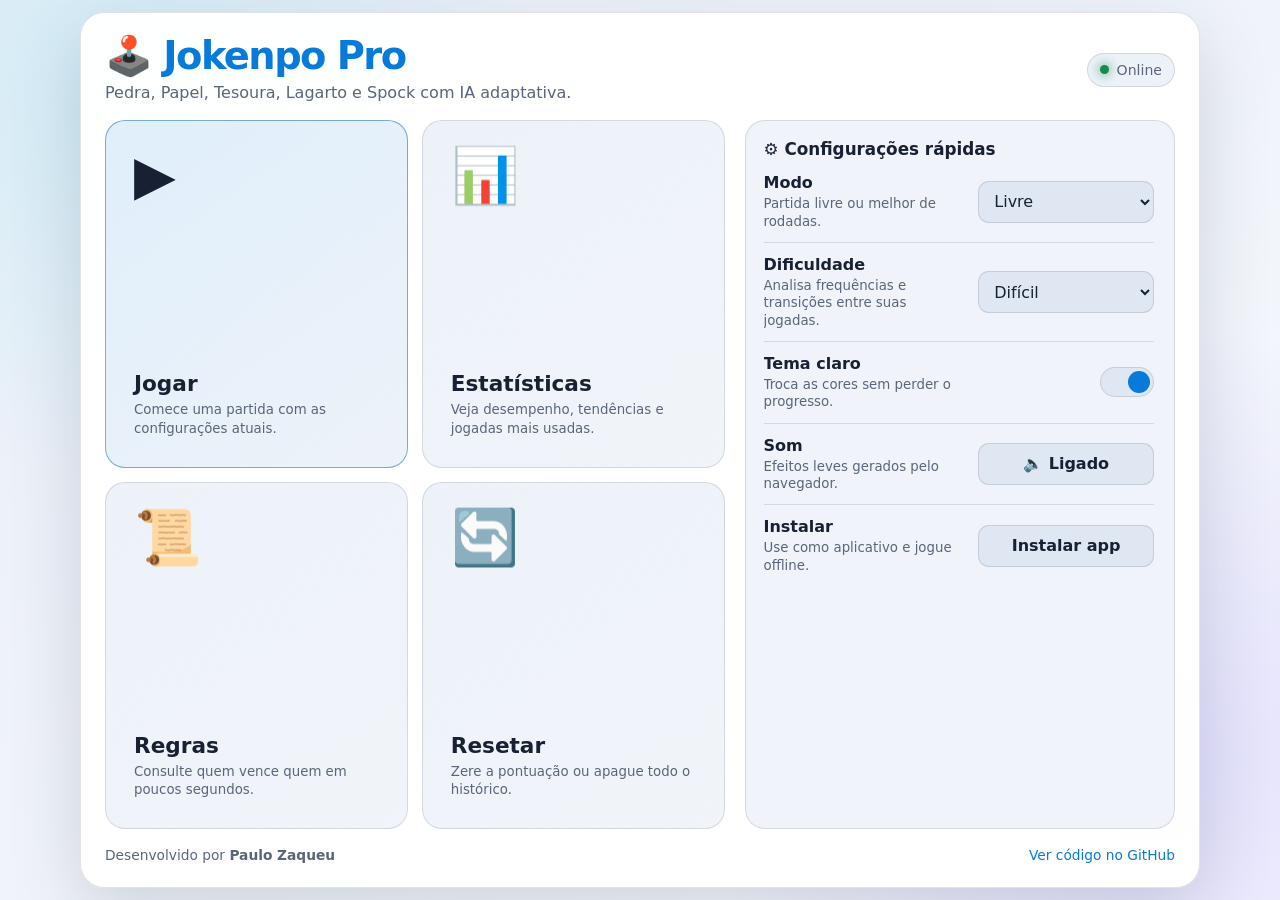
<file: index.html>
<!DOCTYPE html>
<html lang="pt-BR">
<head>
  <meta charset="UTF-8">
  <meta name="viewport" content="width=device-width, initial-scale=1">
  <meta name="theme-color" content="#111426">
  <meta name="description" content="Jokenpo Pro com inteligência adaptativa, estatísticas e funcionamento offline.">
  <title>Jokenpo Pro</title>
  <link rel="icon" href="./icon.svg" type="image/svg+xml">
  <link rel="manifest" href="./manifest.webmanifest">
  <meta http-equiv="refresh" content="0; url=./game.html">
  <script>
    const target = `./game.html${location.search}${location.hash}`;
    location.replace(target);
  </script>
</head>
<body>
  <p>Abrindo o <a href="./game.html">Jokenpo Pro</a>…</p>
</body>
</html>
</file>
<file: styles.css>
:root {
  color-scheme: dark;
  --bg-a: #0a0d1b;
  --bg-b: #171a35;
  --surface: rgba(25, 29, 57, 0.96);
  --surface-2: #24294f;
  --surface-3: #30365f;
  --text: #f7f8ff;
  --muted: #aeb5d6;
  --border: rgba(255, 255, 255, 0.12);
  --accent: #24d9f2;
  --accent-strong: #00a9c4;
  --accent-soft: rgba(36, 217, 242, 0.14);
  --win: #3ee58f;
  --lose: #ff6474;
  --draw: #f8c65a;
  --shadow: rgba(0, 0, 0, 0.38);
  --radius: 24px;
}

body.light {
  color-scheme: light;
  --bg-a: #e9eef7;
  --bg-b: #f7f9fd;
  --surface: rgba(255, 255, 255, 0.97);
  --surface-2: #edf2f9;
  --surface-3: #dfe7f3;
  --text: #182033;
  --muted: #59657a;
  --border: rgba(24, 32, 51, 0.13);
  --accent: #087ad9;
  --accent-strong: #005eaa;
  --accent-soft: rgba(8, 122, 217, 0.12);
  --win: #148a4e;
  --lose: #c83447;
  --draw: #9a6600;
  --shadow: rgba(44, 62, 90, 0.18);
}

*, *::before, *::after { box-sizing: border-box; }

html, body {
  width: 100%;
  height: 100%;
  margin: 0;
  overflow: hidden;
  overscroll-behavior: none;
  background: var(--bg-a);
}

body {
  min-height: 100dvh;
  padding: 12px;
  font-family: Inter, ui-sans-serif, system-ui, -apple-system, BlinkMacSystemFont, "Segoe UI", sans-serif;
  color: var(--text);
  background:
    radial-gradient(circle at 10% 10%, rgba(36, 217, 242, 0.12), transparent 28%),
    radial-gradient(circle at 90% 85%, rgba(114, 81, 255, 0.15), transparent 32%),
    linear-gradient(145deg, var(--bg-a), var(--bg-b));
  -webkit-font-smoothing: antialiased;
  touch-action: manipulation;
}

button, select, input { font: inherit; }
button, select { -webkit-tap-highlight-color: transparent; }
button { color: inherit; }

button:focus-visible, select:focus-visible, input:focus-visible, a:focus-visible {
  outline: 3px solid color-mix(in srgb, var(--accent) 65%, transparent);
  outline-offset: 3px;
}

.app-shell {
  position: relative;
  width: min(1120px, 100%);
  height: min(900px, calc(100dvh - 24px));
  margin: 0 auto;
  overflow: hidden;
  border: 1px solid var(--border);
  border-radius: var(--radius);
  background: var(--surface);
  box-shadow: 0 24px 70px var(--shadow);
  isolation: isolate;
}

.screen {
  position: absolute;
  inset: 0;
  display: grid;
  grid-template-rows: auto minmax(0, 1fr) auto;
  gap: 18px;
  padding: 24px;
  opacity: 0;
  visibility: hidden;
  pointer-events: none;
  transform: translateY(10px) scale(0.99);
  transition: opacity .22s ease, transform .22s ease, visibility 0s linear .22s;
  overflow: hidden;
}

.screen.active {
  opacity: 1;
  visibility: visible;
  pointer-events: auto;
  transform: none;
  transition-delay: 0s;
}

.brand-row, .game-topbar {
  display: flex;
  align-items: center;
  justify-content: space-between;
  gap: 16px;
  min-width: 0;
}

.brand h1 {
  margin: 0;
  color: var(--accent);
  font-size: clamp(1.7rem, 3vw, 2.6rem);
  line-height: 1;
  letter-spacing: -.04em;
}

.brand p { margin: 8px 0 0; color: var(--muted); }

.status-chip, .mode-chip {
  display: inline-flex;
  align-items: center;
  gap: 8px;
  min-height: 34px;
  padding: 7px 12px;
  border: 1px solid var(--border);
  border-radius: 999px;
  background: var(--surface-2);
  color: var(--muted);
  font-size: .88rem;
  white-space: nowrap;
}

.status-dot { width: 9px; height: 9px; border-radius: 50%; background: var(--win); box-shadow: 0 0 12px var(--win); }
.status-dot.offline { background: var(--draw); box-shadow: 0 0 12px var(--draw); }

.menu-layout {
  min-height: 0;
  display: grid;
  grid-template-columns: minmax(0, 1.18fr) minmax(300px, .82fr);
  gap: 20px;
  overflow: hidden;
}

.menu-actions {
  min-height: 0;
  display: grid;
  grid-template-columns: repeat(2, minmax(0, 1fr));
  grid-template-rows: repeat(2, minmax(0, 1fr));
  gap: 14px;
}

.menu-card {
  min-width: 0;
  border: 1px solid var(--border);
  border-radius: 20px;
  background: linear-gradient(145deg, var(--surface-2), color-mix(in srgb, var(--surface-2) 80%, transparent));
  display: flex;
  flex-direction: column;
  align-items: flex-start;
  justify-content: space-between;
  gap: 14px;
  padding: clamp(18px, 3vw, 28px);
  cursor: pointer;
  transition: transform .18s ease, border-color .18s ease, background .18s ease;
  text-align: left;
}

.menu-card:hover { transform: translateY(-3px); border-color: color-mix(in srgb, var(--accent) 55%, var(--border)); }
.menu-card.primary { background: linear-gradient(145deg, var(--accent-soft), var(--surface-2)); border-color: color-mix(in srgb, var(--accent) 45%, var(--border)); }
.menu-card .icon { font-size: clamp(2rem, 5vw, 3.4rem); line-height: 1; }
.menu-card > span:last-child, .menu-card strong, .menu-card small { display: block; }
.menu-card strong { font-size: clamp(1.05rem, 2vw, 1.35rem); }
.menu-card small { margin-top: 5px; color: var(--muted); line-height: 1.4; }

.settings-panel, .panel {
  min-height: 0;
  border: 1px solid var(--border);
  border-radius: 20px;
  background: color-mix(in srgb, var(--surface-2) 82%, transparent);
  padding: 18px;
}

.settings-panel { display: flex; flex-direction: column; overflow: hidden; }
.panel-title { margin: 0 0 14px; font-size: 1.05rem; }

.settings-list {
  min-height: 0;
  display: grid;
  gap: 12px;
  overflow: auto;
  overscroll-behavior: contain;
  scrollbar-width: thin;
  padding-right: 2px;
}

.setting-row {
  display: grid;
  grid-template-columns: 1fr minmax(118px, 45%);
  align-items: center;
  gap: 12px;
  padding-bottom: 12px;
  border-bottom: 1px solid var(--border);
}
.setting-row:last-child { border-bottom: 0; padding-bottom: 0; }
.setting-label strong { display: block; }
.setting-label small { display: block; margin-top: 3px; color: var(--muted); line-height: 1.3; }

select, .soft-button {
  width: 100%;
  min-height: 42px;
  border: 1px solid var(--border);
  border-radius: 11px;
  background: var(--surface-3);
  color: var(--text);
  padding: 9px 11px;
}

.soft-button { cursor: pointer; font-weight: 700; }
.soft-button:hover { border-color: var(--accent); }

.switch {
  justify-self: end;
  position: relative;
  width: 54px;
  height: 30px;
}
.switch input { position: absolute; opacity: 0; pointer-events: none; }
.switch span {
  position: absolute;
  inset: 0;
  border: 1px solid var(--border);
  border-radius: 999px;
  background: var(--surface-3);
  cursor: pointer;
  transition: .2s;
}
.switch span::after {
  content: "";
  position: absolute;
  width: 22px;
  height: 22px;
  left: 3px;
  top: 3px;
  border-radius: 50%;
  background: var(--accent);
  transition: transform .2s ease;
}
.switch input:checked + span::after { transform: translateX(24px); }

.menu-footer {
  display: flex;
  align-items: center;
  justify-content: space-between;
  gap: 12px;
  color: var(--muted);
  font-size: .86rem;
}
.menu-footer a { color: var(--accent); text-decoration: none; }

.back-button {
  min-height: 40px;
  padding: 8px 13px;
  border: 1px solid var(--border);
  border-radius: 11px;
  background: var(--surface-2);
  cursor: pointer;
  font-weight: 700;
}

.game-layout {
  min-height: 0;
  display: grid;
  grid-template-columns: minmax(0, 1.05fr) minmax(360px, .95fr);
  gap: 18px;
  overflow: hidden;
}

.arena-panel, .control-panel { min-height: 0; display: flex; flex-direction: column; gap: 14px; }

.scoreboard {
  display: grid;
  grid-template-columns: 1fr auto 1fr;
  align-items: center;
  gap: 12px;
  padding: 14px 18px;
  border: 1px solid var(--border);
  border-radius: 18px;
  background: var(--surface-2);
}
.score-box { text-align: center; }
.score-box span { display: block; color: var(--muted); font-size: .9rem; }
.score-value { margin-top: 2px; color: var(--text) !important; font-size: clamp(1.8rem, 4vw, 3rem) !important; font-weight: 850; line-height: 1; }
.score-divider { color: var(--muted); font-weight: 800; }
.round-dots { min-height: 14px; margin-top: 6px; color: var(--accent); letter-spacing: 3px; font-size: .72rem; }

.battle-zone {
  flex: 1;
  min-height: 0;
  display: flex;
  flex-direction: column;
  align-items: center;
  justify-content: center;
  gap: 14px;
  padding: 16px;
  border: 1px solid var(--border);
  border-radius: 20px;
  background: radial-gradient(circle at center, var(--accent-soft), transparent 62%), var(--surface-2);
  overflow: hidden;
}

.result-message { margin: 0; min-height: 30px; text-align: center; font-size: clamp(1.05rem, 2.2vw, 1.45rem); font-weight: 800; }
.result-message.win { color: var(--win); }
.result-message.lose { color: var(--lose); }
.result-message.draw { color: var(--draw); }

.duel {
  width: 100%;
  display: grid;
  grid-template-columns: 1fr auto 1fr;
  align-items: center;
  gap: 14px;
}

.choice-pod {
  min-width: 0;
  min-height: 160px;
  display: flex;
  flex-direction: column;
  align-items: center;
  justify-content: center;
  gap: 8px;
  border: 2px solid var(--border);
  border-radius: 20px;
  background: color-mix(in srgb, var(--surface) 75%, transparent);
  transition: border-color .2s, transform .2s, background .2s;
}
.choice-pod.win { border-color: var(--win); background: color-mix(in srgb, var(--win) 10%, var(--surface)); }
.choice-pod.lose { border-color: var(--lose); background: color-mix(in srgb, var(--lose) 9%, var(--surface)); }
.choice-pod.draw { border-color: var(--draw); }
.choice-emoji { font-size: clamp(3.4rem, 8vw, 6rem); line-height: 1; filter: drop-shadow(0 8px 15px var(--shadow)); }
.choice-pod small { color: var(--muted); }
.versus { color: var(--muted); font-weight: 900; text-transform: uppercase; }
.thinking .choice-emoji { animation: think .55s ease-in-out infinite alternate; }
@keyframes think { to { transform: rotate(8deg) scale(1.08); opacity: .65; } }

.difficulty-description {
  margin: 0;
  color: var(--muted);
  font-size: .88rem;
  line-height: 1.35;
}

.choices-panel { padding: 16px; }
.choice-buttons { display: grid; grid-template-columns: repeat(5, minmax(0, 1fr)); gap: 9px; }
.choice-button {
  aspect-ratio: 1;
  min-width: 0;
  border: 1px solid var(--border);
  border-radius: 16px;
  background: var(--surface-3);
  cursor: pointer;
  font-size: clamp(1.8rem, 4vw, 2.8rem);
  transition: transform .15s, border-color .15s, background .15s;
}
.choice-button:hover:not(:disabled) { transform: translateY(-3px); border-color: var(--accent); background: var(--accent-soft); }
.choice-button:active:not(:disabled) { transform: scale(.95); }
.choice-button:disabled { opacity: .45; cursor: wait; }

.history-panel { flex: 1; display: flex; flex-direction: column; min-height: 0; overflow: hidden; }
.history-list {
  min-height: 0;
  flex: 1;
  overflow: auto;
  overscroll-behavior: contain;
  scrollbar-width: thin;
  display: grid;
  align-content: start;
  gap: 7px;
  padding-right: 3px;
}
.history-empty { color: var(--muted); text-align: center; padding: 20px 8px; }
.history-item {
  display: grid;
  grid-template-columns: 1fr auto 1fr auto;
  gap: 8px;
  align-items: center;
  padding: 9px 10px;
  border: 1px solid var(--border);
  border-radius: 11px;
  background: var(--surface-2);
  font-size: .88rem;
}
.history-item .outcome { font-weight: 800; }
.history-item.player .outcome { color: var(--win); }
.history-item.computer .outcome { color: var(--lose); }
.history-item.draw .outcome { color: var(--draw); }

dialog {
  width: min(650px, calc(100vw - 28px));
  max-height: calc(100dvh - 28px);
  margin: auto;
  padding: 0;
  overflow: hidden;
  border: 1px solid var(--border);
  border-radius: 20px;
  color: var(--text);
  background: var(--surface);
  box-shadow: 0 28px 80px var(--shadow);
}
dialog::backdrop { background: rgba(4, 6, 16, .72); backdrop-filter: blur(4px); }
.dialog-inner { max-height: calc(100dvh - 30px); display: grid; grid-template-rows: auto minmax(0, 1fr) auto; }
.dialog-header { display: flex; align-items: center; justify-content: space-between; gap: 12px; padding: 18px 20px; border-bottom: 1px solid var(--border); }
.dialog-header h2 { margin: 0; color: var(--accent); font-size: 1.3rem; }
.dialog-body { overflow: auto; overscroll-behavior: contain; padding: 18px 20px; scrollbar-width: thin; }
.dialog-actions { display: flex; justify-content: flex-end; gap: 10px; padding: 14px 20px; border-top: 1px solid var(--border); }
.close-button { width: 38px; height: 38px; border: 0; border-radius: 50%; background: var(--surface-2); cursor: pointer; font-size: 1.4rem; }
.action-button { min-height: 42px; padding: 9px 15px; border: 1px solid var(--border); border-radius: 11px; background: var(--surface-2); cursor: pointer; font-weight: 800; }
.action-button.danger { background: color-mix(in srgb, var(--lose) 18%, var(--surface-2)); border-color: color-mix(in srgb, var(--lose) 55%, var(--border)); }
.action-button.primary { background: var(--accent); color: #061015; border-color: transparent; }

.rules { list-style: none; padding: 0; margin: 0; display: grid; gap: 10px; }
.rules li { padding: 12px; border: 1px solid var(--border); border-radius: 12px; background: var(--surface-2); }
.rules strong { color: var(--accent); }

.stats-summary { display: grid; grid-template-columns: repeat(4, minmax(0, 1fr)); gap: 10px; }
.stat-card { padding: 12px; border: 1px solid var(--border); border-radius: 13px; background: var(--surface-2); }
.stat-card span { color: var(--muted); font-size: .8rem; }
.stat-card strong { display: block; margin-top: 4px; font-size: 1.35rem; }
.stats-section { margin-top: 18px; }
.stats-section h3 { margin: 0 0 10px; font-size: 1rem; }
.bar-list { display: grid; gap: 9px; }
.bar-row { display: grid; grid-template-columns: 78px minmax(0, 1fr) 48px; align-items: center; gap: 9px; font-size: .88rem; }
.bar-track { height: 10px; overflow: hidden; border-radius: 999px; background: var(--surface-3); }
.bar-fill { height: 100%; border-radius: inherit; background: var(--accent); }
.insight-list { margin: 0; padding-left: 19px; color: var(--muted); }
.insight-list li + li { margin-top: 7px; }

.toast {
  position: fixed;
  top: max(16px, env(safe-area-inset-top));
  left: 50%;
  z-index: 50;
  max-width: calc(100vw - 30px);
  transform: translate(-50%, -18px);
  opacity: 0;
  pointer-events: none;
  padding: 11px 16px;
  border: 1px solid var(--border);
  border-radius: 12px;
  background: var(--surface);
  color: var(--text);
  box-shadow: 0 15px 40px var(--shadow);
  transition: .2s ease;
}
.toast.show { opacity: 1; transform: translate(-50%, 0); }

.confetti-piece { position: fixed; z-index: 60; width: 9px; height: 14px; pointer-events: none; animation: confetti-fall 1.15s ease-out forwards; }
@keyframes confetti-fall { to { transform: translate(var(--x), 105vh) rotate(var(--r)); opacity: 0; } }
@keyframes score-pop { 50% { transform: scale(1.25); color: var(--accent); } }
.score-pop { animation: score-pop .28s ease; }

.sr-only { position: absolute; width: 1px; height: 1px; padding: 0; margin: -1px; overflow: hidden; clip: rect(0,0,0,0); white-space: nowrap; border: 0; }

@media (max-width: 840px) {
  .menu-layout { grid-template-columns: 1fr; align-content: start; overflow: auto; overscroll-behavior: contain; scrollbar-width: thin; }
  .menu-actions { min-height: 330px; }
  .settings-panel { min-height: 300px; }
  .game-layout { display: block; overflow: auto; overscroll-behavior: contain; scrollbar-width: thin; padding-right: 2px; }
  .arena-panel, .control-panel { min-height: auto; }
  .control-panel { margin-top: 14px; }
  .battle-zone { flex: none; min-height: 300px; }
  .history-panel { min-height: 190px; }
}

@media (max-width: 640px) {
  body { padding: 0; }
  .app-shell { width: 100%; height: 100dvh; border: 0; border-radius: 0; }
  .screen { padding: max(14px, env(safe-area-inset-top)) 14px max(14px, env(safe-area-inset-bottom)); gap: 13px; }
  .brand-row { align-items: flex-start; }
  .brand p { font-size: .9rem; }
  .status-chip { padding: 6px 9px; font-size: .78rem; }
  .menu-actions { min-height: 300px; gap: 10px; }
  .menu-card { padding: 16px; border-radius: 16px; }
  .setting-row { grid-template-columns: 1fr minmax(105px, 43%); }
  .menu-footer { font-size: .78rem; }
  .game-topbar { gap: 8px; }
  .mode-chip { max-width: 55%; overflow: hidden; text-overflow: ellipsis; }
  .scoreboard { padding: 11px 14px; }
  .battle-zone { min-height: 265px; padding: 12px; }
  .choice-pod { min-height: 118px; }
  .choice-buttons { grid-template-columns: repeat(5, minmax(0, 1fr)); gap: 6px; }
  .choice-button { border-radius: 12px; font-size: clamp(1.65rem, 9vw, 2.35rem); }
  .choices-panel, .panel { padding: 13px; }
  .stats-summary { grid-template-columns: repeat(2, minmax(0, 1fr)); }
}

@media (max-width: 370px) {
  .menu-card small { display: none; }
  .menu-actions { min-height: 255px; }
  .brand p { display: none; }
  .duel { gap: 7px; }
  .choice-pod { min-height: 105px; }
  .choice-emoji { font-size: 3.1rem; }
  .history-item { grid-template-columns: 1fr auto 1fr; }
  .history-item .outcome { grid-column: 1 / -1; text-align: center; }
}

@media (max-height: 650px) and (min-width: 641px) {
  .screen { padding: 14px 18px; gap: 11px; }
  .brand p, .menu-card small, .difficulty-description { display: none; }
  .menu-card { padding: 15px 18px; gap: 6px; }
  .menu-card .icon { font-size: 2rem; }
  .settings-panel, .panel { padding: 12px; }
  .setting-row { padding-bottom: 8px; }
  .battle-zone { gap: 8px; padding: 10px; }
  .choice-pod { min-height: 105px; }
  .choice-emoji { font-size: 3.1rem; }
  .scoreboard { padding: 8px 14px; }
  .history-item { padding: 6px 8px; }
}

@media (max-width: 370px) and (max-height: 620px) {
  .menu-footer { display: none; }
}

@media (prefers-reduced-motion: reduce) {
  *, *::before, *::after { animation-duration: .01ms !important; animation-iteration-count: 1 !important; transition-duration: .01ms !important; scroll-behavior: auto !important; }
}
</file>
<file: mobile-settings.css>
.mobile-settings-card {
  display: none;
}

.mobile-settings-dialog {
  width: min(520px, calc(100vw - 24px));
}

.mobile-settings-dialog .settings-list {
  overflow: visible;
  padding-right: 0;
}

.mobile-settings-dialog .dialog-body {
  padding-bottom: 8px;
}

.mobile-settings-dialog .dialog-actions {
  align-items: center;
  justify-content: space-between;
  flex-wrap: wrap;
}

.mobile-credits {
  display: flex;
  flex-direction: column;
  gap: 3px;
  color: var(--muted);
  font-size: .82rem;
}

.mobile-credits a {
  color: var(--accent);
  text-decoration: none;
}

@keyframes mobile-card-enter {
  from { opacity: 0; transform: translateY(14px) scale(.98); }
  to { opacity: 1; transform: none; }
}

@keyframes mobile-sheet-enter {
  from { opacity: 0; transform: translateY(28px); }
  to { opacity: 1; transform: none; }
}

@media (max-width: 640px) {
  body {
    background:
      radial-gradient(circle at 12% 2%, rgba(36, 217, 242, .22), transparent 31%),
      radial-gradient(circle at 94% 22%, rgba(125, 91, 255, .24), transparent 35%),
      radial-gradient(circle at 50% 105%, rgba(36, 217, 242, .11), transparent 42%),
      linear-gradient(160deg, #070a18 0%, #111633 48%, #10172f 100%);
  }

  body.light {
    background:
      radial-gradient(circle at 12% 2%, rgba(8, 122, 217, .14), transparent 31%),
      radial-gradient(circle at 94% 22%, rgba(124, 94, 255, .13), transparent 35%),
      linear-gradient(160deg, #f8fbff 0%, #e9eff9 58%, #e2eaf7 100%);
  }

  .app-shell {
    background: transparent;
  }

  #menu-screen {
    grid-template-rows: auto minmax(0, 1fr);
    gap: 18px;
    padding: max(18px, env(safe-area-inset-top)) 18px max(18px, env(safe-area-inset-bottom));
    background:
      linear-gradient(rgba(255, 255, 255, .025) 1px, transparent 1px),
      linear-gradient(90deg, rgba(255, 255, 255, .025) 1px, transparent 1px);
    background-size: 28px 28px;
  }

  body.light #menu-screen {
    background:
      linear-gradient(rgba(18, 32, 51, .035) 1px, transparent 1px),
      linear-gradient(90deg, rgba(18, 32, 51, .035) 1px, transparent 1px);
    background-size: 28px 28px;
  }

  .brand-row {
    position: relative;
    z-index: 2;
    align-items: flex-start;
    gap: 12px;
    padding: 3px 2px 0;
  }

  .brand {
    min-width: 0;
  }

  .brand::before {
    content: "ARENA ESTRATÉGICA";
    display: inline-block;
    margin-bottom: 7px;
    color: color-mix(in srgb, var(--accent) 82%, white);
    font-size: .66rem;
    font-weight: 850;
    letter-spacing: .15em;
  }

  .brand h1 {
    width: fit-content;
    color: var(--text);
    font-size: clamp(2rem, 9.5vw, 2.75rem);
    line-height: .98;
    letter-spacing: -.055em;
    text-shadow: 0 8px 30px color-mix(in srgb, var(--accent) 26%, transparent);
  }

  .brand p {
    max-width: 280px;
    margin-top: 9px;
    color: color-mix(in srgb, var(--muted) 92%, white);
    font-size: .86rem;
    line-height: 1.35;
  }

  .status-chip {
    min-height: 32px;
    flex: 0 0 auto;
    padding: 6px 10px;
    border-color: color-mix(in srgb, var(--win) 26%, var(--border));
    background: color-mix(in srgb, var(--surface-2) 74%, transparent);
    box-shadow: inset 0 1px 0 rgba(255, 255, 255, .07), 0 10px 30px rgba(0, 0, 0, .14);
    backdrop-filter: blur(16px);
    color: var(--text);
    font-size: .75rem;
  }

  .status-dot {
    width: 8px;
    height: 8px;
  }

  .desktop-settings-panel {
    display: none;
  }

  .menu-layout {
    display: grid;
    align-content: center;
    min-height: 0;
    overflow: auto;
    overscroll-behavior: contain;
    padding: 2px 0 12px;
    scrollbar-width: none;
  }

  .menu-layout::-webkit-scrollbar {
    display: none;
  }

  .menu-layout::after {
    content: "5 jogadas  •  4 níveis  •  funciona offline";
    display: block;
    margin-top: 15px;
    color: color-mix(in srgb, var(--muted) 78%, transparent);
    font-size: .67rem;
    font-weight: 750;
    letter-spacing: .08em;
    text-align: center;
    text-transform: uppercase;
  }

  .menu-actions {
    min-height: 0;
    grid-template-columns: repeat(2, minmax(0, 1fr));
    grid-template-rows: none;
    grid-auto-rows: minmax(126px, auto);
    gap: 11px;
  }

  .menu-card {
    --card-accent: var(--accent);
    position: relative;
    isolation: isolate;
    min-height: 126px;
    overflow: hidden;
    justify-content: space-between;
    gap: 12px;
    padding: 15px;
    border: 1px solid color-mix(in srgb, var(--card-accent) 18%, var(--border));
    border-radius: 22px;
    background:
      linear-gradient(150deg, color-mix(in srgb, var(--card-accent) 8%, var(--surface-2)), color-mix(in srgb, var(--surface-2) 82%, transparent));
    box-shadow:
      inset 0 1px 0 rgba(255, 255, 255, .07),
      0 14px 34px rgba(2, 5, 16, .18);
    backdrop-filter: blur(14px);
    animation: mobile-card-enter .36s both;
  }

  .menu-card:nth-child(2) { animation-delay: .04s; }
  .menu-card:nth-child(3) { animation-delay: .08s; }
  .menu-card:nth-child(4) { animation-delay: .12s; }
  .menu-card:nth-child(5) { animation-delay: .16s; }

  .menu-card::before {
    content: "";
    position: absolute;
    z-index: -1;
    width: 130px;
    height: 130px;
    top: -76px;
    right: -62px;
    border-radius: 50%;
    background: color-mix(in srgb, var(--card-accent) 27%, transparent);
    filter: blur(2px);
    opacity: .58;
  }

  .menu-card:active {
    transform: scale(.975);
  }

  .menu-card .icon {
    width: 47px;
    height: 47px;
    display: grid;
    place-items: center;
    flex: 0 0 auto;
    border: 1px solid color-mix(in srgb, var(--card-accent) 28%, var(--border));
    border-radius: 16px;
    background: color-mix(in srgb, var(--card-accent) 15%, var(--surface-3));
    box-shadow: 0 10px 24px color-mix(in srgb, var(--card-accent) 15%, transparent);
    font-size: 1.7rem;
    line-height: 1;
  }

  .menu-card > span:last-child {
    width: 100%;
  }

  .menu-card strong {
    color: var(--text);
    font-size: 1rem;
    line-height: 1.15;
    letter-spacing: -.02em;
  }

  .menu-card small {
    display: -webkit-box;
    margin-top: 6px;
    overflow: hidden;
    color: var(--muted);
    font-size: .75rem;
    line-height: 1.35;
    -webkit-box-orient: vertical;
    -webkit-line-clamp: 2;
  }

  #play-button {
    --card-accent: #2ee5ff;
    grid-column: 1 / -1;
    min-height: 150px;
    display: grid;
    grid-template-columns: auto minmax(0, 1fr);
    align-items: center;
    justify-content: initial;
    gap: 16px;
    padding: 19px;
    border-color: color-mix(in srgb, var(--accent) 54%, var(--border));
    background:
      radial-gradient(circle at 86% 20%, rgba(125, 91, 255, .27), transparent 34%),
      linear-gradient(135deg, color-mix(in srgb, var(--accent) 22%, var(--surface-2)), color-mix(in srgb, #7251ff 16%, var(--surface-2)));
    box-shadow:
      inset 0 1px 0 rgba(255, 255, 255, .12),
      0 18px 42px color-mix(in srgb, var(--accent) 17%, rgba(0, 0, 0, .2));
  }

  #play-button::before {
    width: 190px;
    height: 190px;
    top: -112px;
    right: -45px;
    opacity: .82;
  }

  #play-button::after {
    content: "VS";
    position: absolute;
    z-index: -1;
    right: 11px;
    bottom: -23px;
    color: rgba(255, 255, 255, .065);
    font-size: 6.6rem;
    font-weight: 950;
    letter-spacing: -.12em;
    line-height: 1;
  }

  #play-button .icon {
    width: 62px;
    height: 62px;
    border-radius: 21px;
    background: linear-gradient(145deg, rgba(255, 255, 255, .2), color-mix(in srgb, var(--accent) 17%, transparent));
    font-size: 2.25rem;
  }

  #play-button strong {
    font-size: 1.48rem;
    letter-spacing: -.035em;
  }

  #play-button small {
    max-width: 210px;
    font-size: .84rem;
    -webkit-line-clamp: 2;
  }

  #stats-button { --card-accent: #8f7cff; }
  #rules-button { --card-accent: #f3b64d; }
  #reset-button { --card-accent: #ff7182; }
  #mobile-settings-button { --card-accent: #35d9ca; }

  .mobile-settings-card {
    display: flex;
    grid-column: auto;
    min-height: 126px;
    flex-direction: column;
    align-items: flex-start;
    justify-content: space-between;
    gap: 12px;
  }

  .mobile-settings-card .icon {
    font-size: 1.7rem;
  }

  .menu-footer {
    display: none;
  }

  .mobile-settings-dialog {
    width: 100%;
    max-width: none;
    max-height: min(86dvh, 760px);
    margin: auto 0 0;
    border-right: 0;
    border-bottom: 0;
    border-left: 0;
    border-radius: 28px 28px 0 0;
    background:
      radial-gradient(circle at 50% -30%, color-mix(in srgb, var(--accent) 20%, transparent), transparent 45%),
      var(--surface);
    animation: mobile-sheet-enter .25s ease-out both;
  }

  .mobile-settings-dialog::backdrop {
    background: rgba(2, 4, 14, .72);
    backdrop-filter: blur(8px);
  }

  .mobile-settings-dialog .dialog-inner {
    max-height: min(86dvh, 760px);
  }

  .mobile-settings-dialog .dialog-header {
    position: relative;
    padding: 27px 20px 15px;
  }

  .mobile-settings-dialog .dialog-header::before {
    content: "";
    position: absolute;
    width: 48px;
    height: 5px;
    top: 10px;
    left: 50%;
    border-radius: 999px;
    background: color-mix(in srgb, var(--muted) 40%, transparent);
    transform: translateX(-50%);
  }

  .mobile-settings-dialog .dialog-header h2 {
    font-size: 1.2rem;
  }

  .mobile-settings-dialog .dialog-body {
    padding: 14px 16px 10px;
  }

  .mobile-settings-dialog .settings-list {
    gap: 9px;
    overflow: visible;
    padding-right: 0;
  }

  .mobile-settings-dialog .setting-row {
    grid-template-columns: minmax(0, 1fr) minmax(112px, 39%);
    gap: 12px;
    padding: 13px;
    border: 1px solid var(--border);
    border-radius: 16px;
    background: color-mix(in srgb, var(--surface-2) 78%, transparent);
  }

  .mobile-settings-dialog .setting-row:last-child {
    padding-bottom: 13px;
  }

  .mobile-settings-dialog select,
  .mobile-settings-dialog .soft-button {
    min-height: 40px;
    border-radius: 12px;
  }

  .mobile-settings-dialog .dialog-actions {
    gap: 12px;
    padding: 13px 16px max(16px, env(safe-area-inset-bottom));
  }

  .mobile-settings-dialog .action-button.primary {
    min-width: 112px;
    border-radius: 13px;
  }
}

@media (max-width: 370px) {
  #menu-screen {
    gap: 13px;
    padding-right: 14px;
    padding-left: 14px;
  }

  .brand::before {
    margin-bottom: 5px;
    font-size: .59rem;
  }

  .brand h1 {
    font-size: 1.88rem;
  }

  .brand p {
    display: block;
    max-width: 240px;
    font-size: .76rem;
  }

  .status-chip {
    padding: 5px 8px;
    font-size: .68rem;
  }

  .menu-actions {
    grid-auto-rows: minmax(108px, auto);
    gap: 9px;
  }

  .menu-card,
  .mobile-settings-card {
    min-height: 108px;
    padding: 12px;
    border-radius: 19px;
  }

  .menu-card .icon,
  .mobile-settings-card .icon {
    width: 41px;
    height: 41px;
    border-radius: 14px;
    font-size: 1.45rem;
  }

  .menu-card strong {
    font-size: .9rem;
  }

  .menu-card small {
    display: none;
  }

  #play-button {
    min-height: 130px;
    padding: 15px;
  }

  #play-button .icon {
    width: 54px;
    height: 54px;
    font-size: 1.95rem;
  }

  #play-button strong {
    font-size: 1.3rem;
  }

  #play-button small {
    display: block;
    font-size: .76rem;
  }

  .menu-layout::after {
    margin-top: 12px;
    font-size: .59rem;
  }

  .mobile-settings-dialog .setting-row {
    grid-template-columns: 1fr;
    gap: 8px;
  }

  .mobile-settings-dialog .switch {
    justify-self: start;
  }

  .mobile-settings-dialog .dialog-actions {
    align-items: stretch;
    flex-direction: column-reverse;
  }

  .mobile-settings-dialog .action-button {
    width: 100%;
  }
}

@media (max-height: 650px) and (max-width: 640px) {
  #menu-screen {
    gap: 11px;
    padding-top: max(12px, env(safe-area-inset-top));
    padding-bottom: max(12px, env(safe-area-inset-bottom));
  }

  .brand::before,
  .brand p,
  .menu-layout::after {
    display: none;
  }

  .brand h1 {
    font-size: 1.9rem;
  }

  .menu-actions {
    grid-auto-rows: minmax(94px, auto);
    gap: 8px;
  }

  .menu-card,
  .mobile-settings-card {
    min-height: 94px;
    padding: 11px;
  }

  .menu-card small {
    display: none;
  }

  #play-button {
    min-height: 108px;
    padding: 13px;
  }

  #play-button .icon {
    width: 50px;
    height: 50px;
  }

  #play-button small {
    display: block;
    font-size: .72rem;
  }
}

@media (prefers-reduced-motion: reduce) {
  .menu-card,
  .mobile-settings-dialog {
    animation: none !important;
  }
}
</file>
